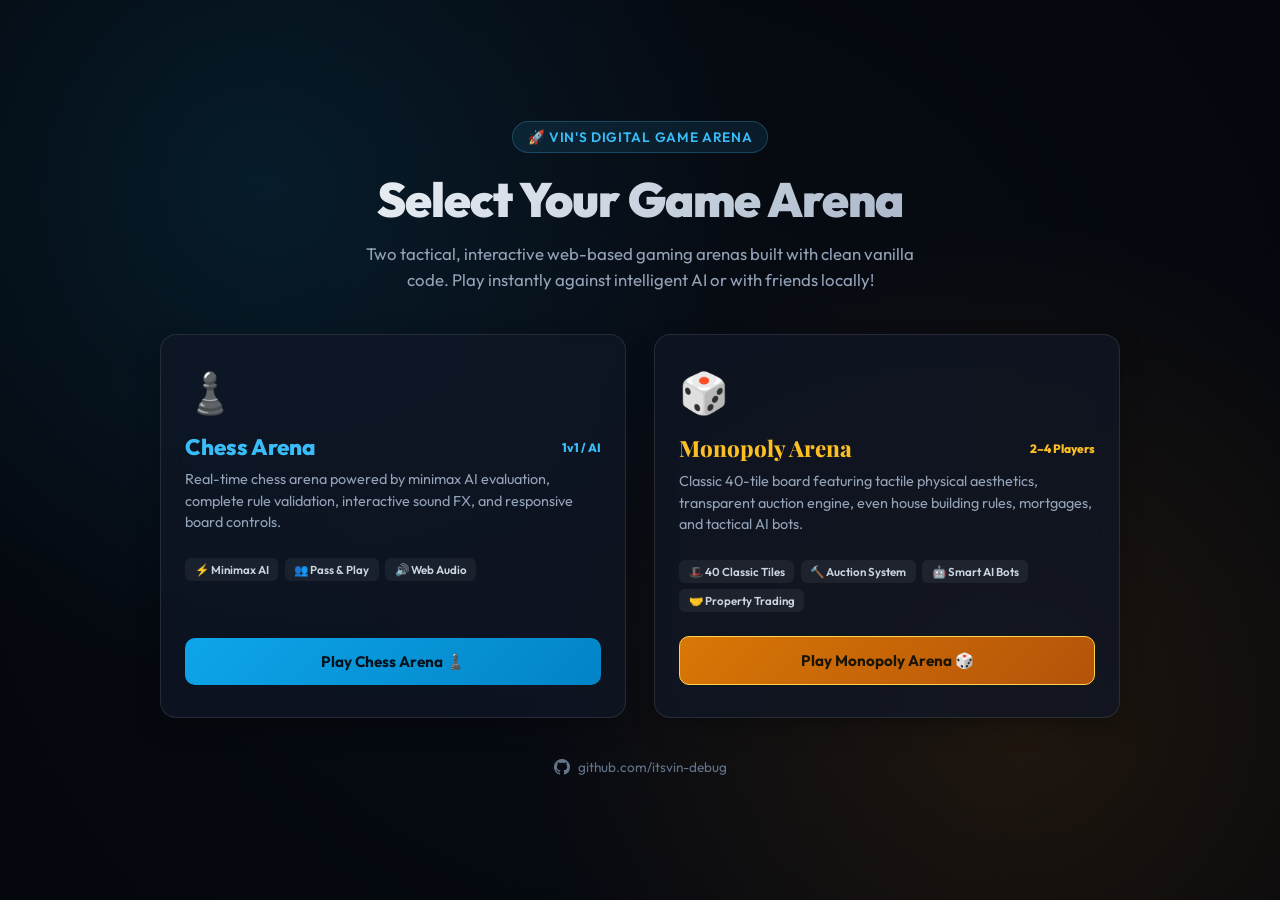
<file: index.html>
<!DOCTYPE html>
<html lang="id">
<head>
  <meta charset="UTF-8">
  <meta name="viewport" content="width=device-width, initial-scale=1.0">
  <title>Vin's Interactive Game Portal 🚀 | Chess & Monopoly</title>
  <link rel="preconnect" href="https://fonts.googleapis.com">
  <link rel="preconnect" href="https://fonts.gstatic.com" crossorigin>
  <link href="https://fonts.googleapis.com/css2?family=Outfit:wght@300;400;500;600;700;800;900&family=Playfair+Display:wght@700;900&display=swap" rel="stylesheet">
  <style>
    * {
      box-sizing: border-box;
      margin: 0;
      padding: 0;
    }
    body {
      background-color: #0b0f19;
      background-image: 
        radial-gradient(circle at 20% 20%, rgba(14, 165, 233, 0.12) 0%, transparent 40%),
        radial-gradient(circle at 80% 80%, rgba(217, 119, 6, 0.12) 0%, transparent 40%),
        radial-gradient(circle at 50% 50%, #080c14 0%, #04070d 100%);
      color: #f8fafc;
      font-family: 'Outfit', sans-serif;
      min-height: 100vh;
      display: flex;
      flex-direction: column;
      align-items: center;
      justify-content: center;
      padding: 2rem 1rem;
    }
    .portal-container {
      max-width: 960px;
      width: 100%;
      text-align: center;
    }
    .badge {
      display: inline-block;
      padding: 0.35rem 0.9rem;
      background: rgba(56, 189, 248, 0.1);
      border: 1px solid rgba(56, 189, 248, 0.25);
      border-radius: 9999px;
      color: #38bdf8;
      font-size: 0.85rem;
      font-weight: 600;
      margin-bottom: 1rem;
      letter-spacing: 0.05em;
    }
    h1 {
      font-size: clamp(2rem, 4vw, 3rem);
      font-weight: 900;
      letter-spacing: -0.02em;
      margin-bottom: 0.75rem;
      background: linear-gradient(135deg, #ffffff 0%, #cbd5e1 50%, #94a3b8 100%);
      -webkit-background-clip: text;
      -webkit-text-fill-color: transparent;
    }
    .subtitle {
      font-size: 1.05rem;
      color: #94a3b8;
      max-width: 580px;
      margin: 0 auto 2.5rem;
      line-height: 1.6;
    }
    .games-grid {
      display: grid;
      grid-template-columns: repeat(auto-fit, minmax(320px, 1fr));
      gap: 1.75rem;
      margin-bottom: 2.5rem;
    }
    .game-card {
      background: rgba(17, 24, 39, 0.7);
      border: 1px solid rgba(255, 255, 255, 0.1);
      border-radius: 16px;
      padding: 2rem 1.5rem;
      text-align: left;
      text-decoration: none;
      color: inherit;
      display: flex;
      flex-direction: column;
      justify-content: space-between;
      backdrop-filter: blur(12px);
      box-shadow: 0 10px 30px -10px rgba(0, 0, 0, 0.5);
      transition: all 0.25s cubic-bezier(0.4, 0, 0.2, 1);
      position: relative;
      overflow: hidden;
    }
    .game-card:hover {
      transform: translateY(-6px);
      box-shadow: 0 20px 40px -15px rgba(0, 0, 0, 0.7);
    }
    .card-chess:hover {
      border-color: #38bdf8;
      background: radial-gradient(circle at top right, rgba(56, 189, 248, 0.15) 0%, rgba(17, 24, 39, 0.8) 100%);
    }
    .card-monopoly:hover {
      border-color: #f59e0b;
      background: radial-gradient(circle at top right, rgba(245, 158, 11, 0.15) 0%, rgba(17, 24, 39, 0.8) 100%);
    }
    .card-icon {
      font-size: 2.5rem;
      margin-bottom: 1rem;
      display: inline-block;
    }
    .card-title {
      font-size: 1.4rem;
      font-weight: 800;
      margin-bottom: 0.5rem;
      display: flex;
      align-items: center;
      justify-content: space-between;
    }
    .card-chess .card-title {
      color: #38bdf8;
    }
    .card-monopoly .card-title {
      font-family: 'Playfair Display', serif;
      color: #fbbf24;
    }
    .card-desc {
      font-size: 0.9rem;
      color: #94a3b8;
      line-height: 1.5;
      margin-bottom: 1.5rem;
    }
    .card-meta {
      display: flex;
      flex-wrap: wrap;
      gap: 0.4rem;
      margin-bottom: 1.5rem;
    }
    .meta-tag {
      font-size: 0.72rem;
      font-weight: 600;
      padding: 0.25rem 0.6rem;
      border-radius: 6px;
      background: rgba(255, 255, 255, 0.06);
      color: #cbd5e1;
    }
    .btn-play {
      display: flex;
      align-items: center;
      justify-content: center;
      gap: 0.5rem;
      width: 100%;
      padding: 0.85rem;
      font-size: 0.95rem;
      font-weight: 700;
      border-radius: 10px;
      border: none;
      cursor: pointer;
      transition: all 0.2s ease;
      text-decoration: none;
    }
    .btn-chess {
      background: linear-gradient(135deg, #0ea5e9 0%, #0284c7 100%);
      color: #04121d;
    }
    .btn-chess:hover {
      background: linear-gradient(135deg, #38bdf8 0%, #0ea5e9 100%);
    }
    .btn-monopoly {
      background: linear-gradient(135deg, #d97706 0%, #b45309 100%);
      color: #1a1405;
      border: 1px solid #fcd34d;
    }
    .btn-monopoly:hover {
      background: linear-gradient(135deg, #f59e0b 0%, #d97706 100%);
    }
    .footer-link {
      display: inline-flex;
      align-items: center;
      gap: 0.5rem;
      color: #64748b;
      font-size: 0.85rem;
      text-decoration: none;
      transition: color 0.2s;
    }
    .footer-link:hover {
      color: #94a3b8;
    }
  </style>
</head>
<body>

  <div class="portal-container">
    <div class="badge">🚀 VIN'S DIGITAL GAME ARENA</div>
    <h1>Select Your Game Arena</h1>
    <p class="subtitle">
      Two tactical, interactive web-based gaming arenas built with clean vanilla code. Play instantly against intelligent AI or with friends locally!
    </p>

    <div class="games-grid">
      <!-- Game 1: Cyber Chess Arena -->
      <div class="game-card card-chess">
        <div>
          <span class="card-icon">♟️</span>
          <h2 class="card-title">
            Chess Arena
            <span style="font-size: 0.75rem; color: #38bdf8; font-family: 'Outfit';">1v1 / AI</span>
          </h2>
          <p class="card-desc">
            Real-time chess arena powered by minimax AI evaluation, complete rule validation, interactive sound FX, and responsive board controls.
          </p>
          <div class="card-meta">
            <span class="meta-tag">⚡ Minimax AI</span>
            <span class="meta-tag">👥 Pass & Play</span>
            <span class="meta-tag">🔊 Web Audio</span>
          </div>
        </div>
        <a href="./chess/" class="btn-play btn-chess">
          Play Chess Arena ♟️
        </a>
      </div>

      <!-- Game 2: Digital Monopoly Arena -->
      <div class="game-card card-monopoly">
        <div>
          <span class="card-icon">🎲</span>
          <h2 class="card-title">
            Monopoly Arena
            <span style="font-size: 0.75rem; color: #fbbf24; font-family: 'Outfit';">2–4 Players</span>
          </h2>
          <p class="card-desc">
            Classic 40-tile board featuring tactile physical aesthetics, transparent auction engine, even house building rules, mortgages, and tactical AI bots.
          </p>
          <div class="card-meta">
            <span class="meta-tag">🎩 40 Classic Tiles</span>
            <span class="meta-tag">🔨 Auction System</span>
            <span class="meta-tag">🤖 Smart AI Bots</span>
            <span class="meta-tag">🤝 Property Trading</span>
          </div>
        </div>
        <a href="./monopoly/" class="btn-play btn-monopoly">
          Play Monopoly Arena 🎲
        </a>
      </div>
    </div>

    <a href="https://github.com/itsvin-debug" target="_blank" class="footer-link">
      <svg height="16" width="16" viewBox="0 0 16 16" fill="currentColor">
        <path d="M8 0C3.58 0 0 3.58 0 8c0 3.54 2.29 6.53 5.47 7.59.4.07.55-.17.55-.38 0-.19-.01-.82-.01-1.49-2.01.37-2.53-.49-2.69-.94-.09-.23-.48-.94-.82-1.13-.28-.15-.68-.52-.01-.53.63-.01 1.08.58 1.23.82.72 1.21 1.87.87 2.33.66.07-.52.28-.87.51-1.07-1.78-.2-3.64-.89-3.64-3.95 0-.87.31-1.59.82-2.15-.08-.2-.36-1.02.08-2.12 0 0 .67-.21 2.2.82.64-.18 1.32-.27 2-.27.68 0 1.36.09 2 .27 1.53-1.04 2.2-.82 2.2-.82.44 1.1.16 1.92.08 2.12.51.56.82 1.27.82 2.15 0 3.07-1.87 3.75-3.65 3.95.29.25.54.73.54 1.48 0 1.07-.01 1.93-.01 2.2 0 .21.15.46.55.38A8.013 8.013 0 0016 8c0-4.42-3.58-8-8-8z"/>
      </svg>
      github.com/itsvin-debug
    </a>
  </div>

</body>
</html>
</file>
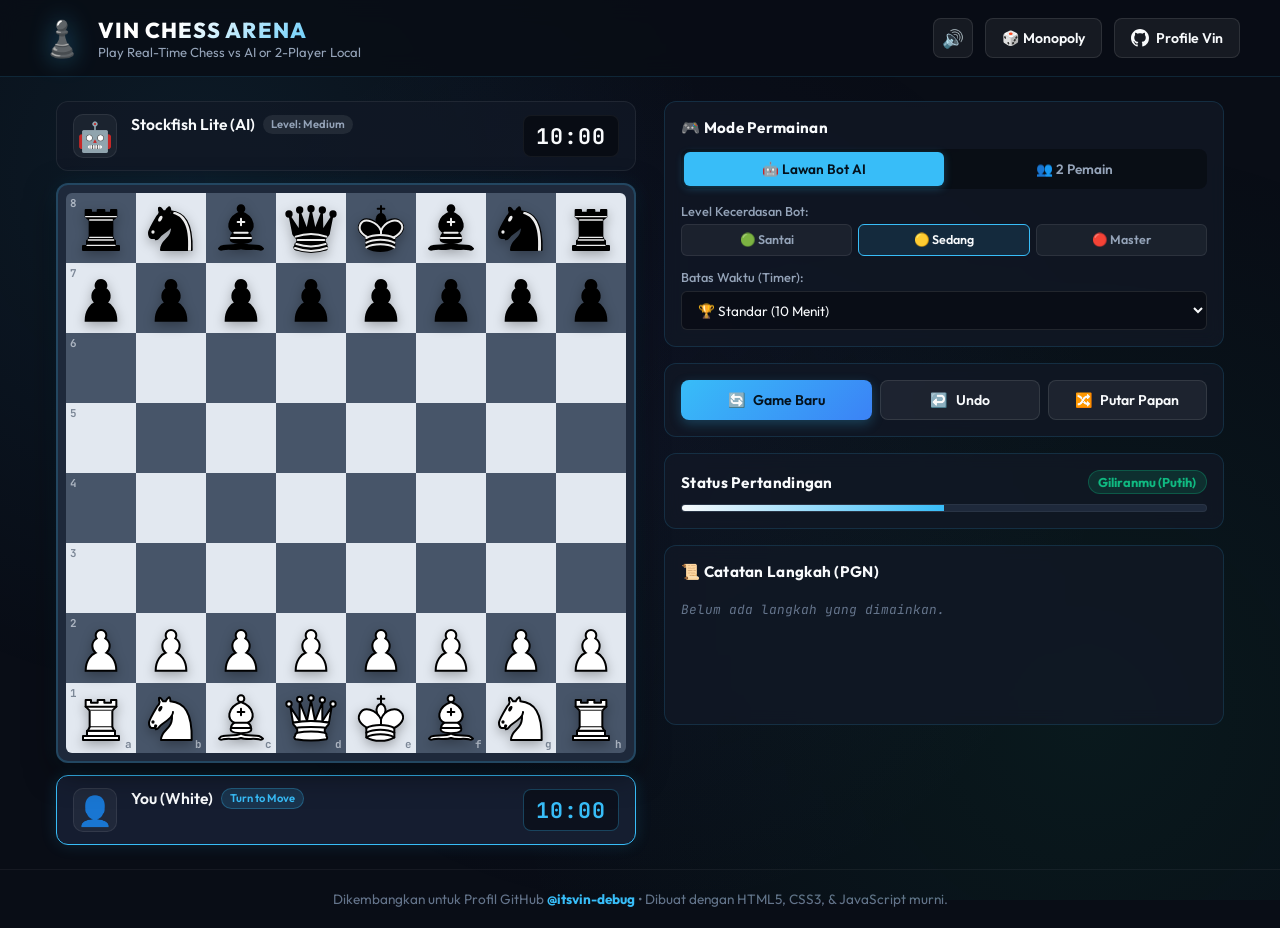
<file: chess/index.html>
<!DOCTYPE html>
<html lang="id">
<head>
  <meta charset="UTF-8">
  <meta name="viewport" content="width=device-width, initial-scale=1.0">
  <title>Vin's Cyber Chess Arena ♟️ | Play Live Chess</title>
  <!-- Google Fonts -->
  <link rel="preconnect" href="https://fonts.googleapis.com">
  <link rel="preconnect" href="https://fonts.gstatic.com" crossorigin>
  <link href="https://fonts.googleapis.com/css2?family=JetBrains+Mono:wght@400;600;700&family=Outfit:wght@300;400;500;600;700;800&display=swap" rel="stylesheet">
  <!-- chess.js library -->
  <script src="chess.js"></script>
  <script>if (typeof Chess === 'undefined') { document.write('<script src="https://cdnjs.cloudflare.com/ajax/libs/chess.js/0.10.3/chess.min.js"><\/script>'); }</script>
  <link rel="stylesheet" href="style.css">
</head>
<body>
  <div class="bg-glow"></div>
  
  <header class="app-header">
    <div class="header-content">
      <div class="brand">
        <span class="logo-icon">♟️</span>
        <div>
          <h1>VIN CHESS ARENA</h1>
          <p class="subtitle">Play Real-Time Chess vs AI or 2-Player Local</p>
        </div>
      </div>
      <div class="header-actions">
        <button id="soundToggleBtn" class="btn btn-icon" title="Toggle Sound">🔊</button>
        <a href="../monopoly/" class="btn btn-secondary" title="Main Digital Monopoly Arena">🎲 Monopoly</a>
        <a href="https://github.com/itsvin-debug" class="btn btn-secondary btn-profile" target="_blank">
          <svg height="18" width="18" viewBox="0 0 16 16" fill="currentColor">
            <path d="M8 0C3.58 0 0 3.58 0 8c0 3.54 2.29 6.53 5.47 7.59.4.07.55-.17.55-.38 0-.19-.01-.82-.01-1.49-2.01.37-2.53-.49-2.69-.94-.09-.23-.48-.94-.82-1.13-.28-.15-.68-.52-.01-.53.63-.01 1.08.58 1.23.82.72 1.21 1.87.87 2.33.66.07-.52.28-.87.51-1.07-1.78-.2-3.64-.89-3.64-3.95 0-.87.31-1.59.82-2.15-.08-.2-.36-1.02.08-2.12 0 0 .67-.21 2.2.82.64-.18 1.32-.27 2-.27.68 0 1.36.09 2 .27 1.53-1.04 2.2-.82 2.2-.82.44 1.1.16 1.92.08 2.12.51.56.82 1.27.82 2.15 0 3.07-1.87 3.75-3.65 3.95.29.25.54.73.54 1.48 0 1.07-.01 1.93-.01 2.2 0 .21.15.46.55.38A8.013 8.013 0 0016 8c0-4.42-3.58-8-8-8z"/>
          </svg>
          Profile Vin
        </a>
      </div>
    </div>
  </header>

  <main class="main-container">
    <!-- Board Section -->
    <div class="game-board-section">
      <!-- Black Player Card (Top) -->
      <div class="player-card" id="blackPlayerCard">
        <div class="player-info">
          <div class="player-avatar" id="blackAvatar">🤖</div>
          <div>
            <div class="player-name-wrapper">
              <span class="player-name" id="blackName">Stockfish Lite (AI)</span>
              <span class="badge" id="blackBadge">Level: Medium</span>
            </div>
            <div class="captured-tray" id="blackCaptured"></div>
          </div>
        </div>
        <div class="player-timer" id="blackTimer">10:00</div>
      </div>

      <!-- Chess Board Container -->
      <div class="board-wrapper">
        <div id="chessboard" class="chessboard"></div>
      </div>

      <!-- White Player Card (Bottom) -->
      <div class="player-card active-turn" id="whitePlayerCard">
        <div class="player-info">
          <div class="player-avatar" id="whiteAvatar">👤</div>
          <div>
            <div class="player-name-wrapper">
              <span class="player-name" id="whiteName">You (White)</span>
              <span class="badge badge-primary">Turn to Move</span>
            </div>
            <div class="captured-tray" id="whiteCaptured"></div>
          </div>
        </div>
        <div class="player-timer" id="whiteTimer">10:00</div>
      </div>
    </div>

    <!-- Sidebar Controls -->
    <aside class="sidebar-panel">
      <!-- Game Mode Selection -->
      <div class="card panel-card">
        <h2 class="panel-title">🎮 Mode Permainan</h2>
        <div class="segmented-control">
          <button id="modeAiBtn" class="seg-btn active" data-mode="ai">🤖 Lawan Bot AI</button>
          <button id="modePvpBtn" class="seg-btn" data-mode="pvp">👥 2 Pemain</button>
        </div>

        <div id="aiDifficultyGroup" class="difficulty-group">
          <label class="control-label">Level Kecerdasan Bot:</label>
          <div class="difficulty-options">
            <button class="diff-btn" data-diff="easy">🟢 Santai</button>
            <button class="diff-btn active" data-diff="medium">🟡 Sedang</button>
            <button class="diff-btn" data-diff="hard">🔴 Master</button>
          </div>
        </div>

        <div class="time-control-group">
          <label class="control-label">Batas Waktu (Timer):</label>
          <select id="timeSelect" class="styled-select">
            <option value="0">⏱️ Tanpa Timer (Santai)</option>
            <option value="180">⚡ Blitz (3 Menit)</option>
            <option value="300">🔥 Rapid (5 Menit)</option>
            <option value="600" selected>🏆 Standar (10 Menit)</option>
          </select>
        </div>
      </div>

      <!-- Controls Buttons -->
      <div class="card panel-card buttons-card">
        <div class="btn-grid">
          <button id="newGameBtn" class="btn btn-primary">
            <span>🔄</span> Game Baru
          </button>
          <button id="undoMoveBtn" class="btn btn-secondary">
            <span>↩️</span> Undo
          </button>
          <button id="flipBoardBtn" class="btn btn-secondary">
            <span>🔀</span> Putar Papan
          </button>
        </div>
      </div>

      <!-- Game Status & Evaluation -->
      <div class="card panel-card">
        <div class="status-header">
          <h2 class="panel-title">Status Pertandingan</h2>
          <span id="statusIndicator" class="status-indicator">Putih Melangkah</span>
        </div>
        
        <div class="eval-bar-wrapper" title="Keseimbangan Material">
          <div id="evalBar" class="eval-bar" style="width: 50%;"></div>
        </div>
      </div>

      <!-- Move History -->
      <div class="card panel-card history-card">
        <h2 class="panel-title">📜 Catatan Langkah (PGN)</h2>
        <div id="moveHistory" class="move-history-table">
          <div class="history-empty">Belum ada langkah yang dimainkan.</div>
        </div>
      </div>
    </aside>
  </main>

  <!-- Promotion Modal -->
  <div id="promotionModal" class="modal-overlay hidden">
    <div class="modal-card">
      <h3>Pilih Bidak Promosi 👑</h3>
      <p class="modal-subtitle">Pion kamu telah mencapai petak akhir!</p>
      <div class="promotion-choices" id="promotionChoices"></div>
    </div>
  </div>

  <!-- Game Over Modal -->
  <div id="gameOverModal" class="modal-overlay hidden">
    <div class="modal-card game-over-card">
      <div id="gameOverIcon" class="game-over-icon">🏆</div>
      <h2 id="gameOverTitle">Permainan Berakhir!</h2>
      <p id="gameOverDesc" class="modal-subtitle">Putih Menang secara Skakmat.</p>
      <div class="game-over-actions">
        <button id="modalNewGameBtn" class="btn btn-primary btn-lg">Main Lagi 🔄</button>
        <button id="modalCloseBtn" class="btn btn-secondary">Tinjau Papan</button>
      </div>
    </div>
  </div>

  <footer class="app-footer">
    <p>Dikembangkan untuk Profil GitHub <strong><a href="https://github.com/itsvin-debug" target="_blank">@itsvin-debug</a></strong> • Dibuat dengan HTML5, CSS3, & JavaScript murni.</p>
  </footer>

  <script src="app.js"></script>
</body>
</html>
</file>
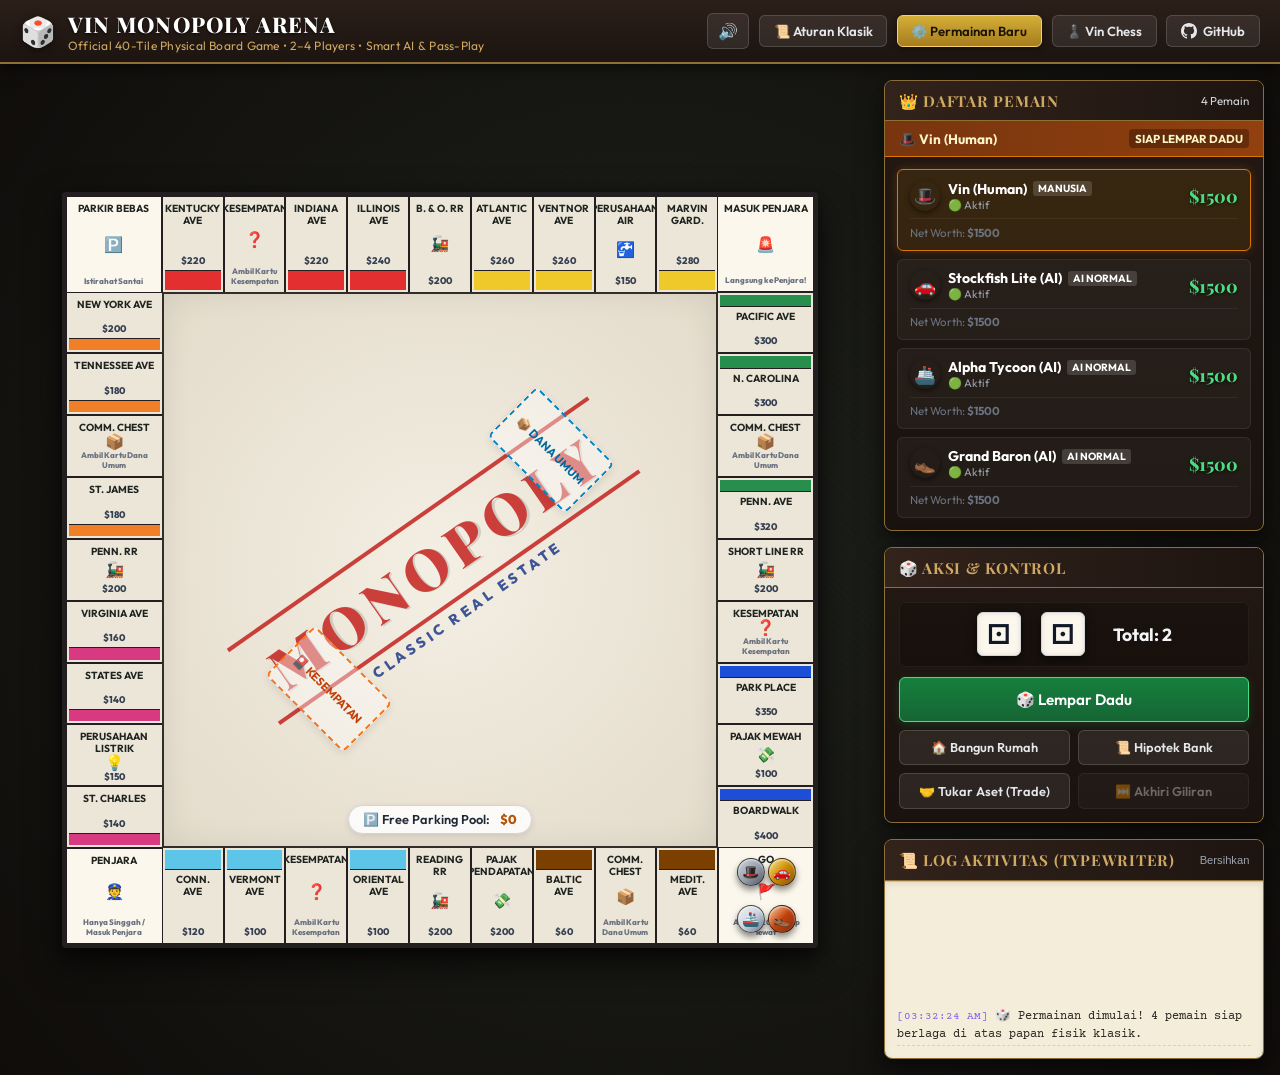
<file: monopoly/index.html>
<!DOCTYPE html>
<html lang="id">
<head>
  <meta charset="UTF-8">
  <meta name="viewport" content="width=device-width, initial-scale=1.0">
  <title>Vin's Digital Monopoly Arena 🎲 | Classic 40-Tile Board Game</title>

  <!-- Google Fonts: Vintage Serif & Clean Sans -->
  <link rel="preconnect" href="https://fonts.googleapis.com">
  <link rel="preconnect" href="https://fonts.gstatic.com" crossorigin>
  <link href="https://fonts.googleapis.com/css2?family=Courier+Prime:ital,wght@0,400;0,700;1,400&family=Outfit:wght@300;400;500;600;700;800;900&family=Playfair+Display:ital,wght@0,600;0,700;0,800;0,900;1,700&display=swap" rel="stylesheet">

  <link rel="stylesheet" href="style.css">
</head>
<body>

  <!-- Top Header Navigation -->
  <header class="app-header">
    <div class="brand">
      <span class="brand-icon">🎲</span>
      <div>
        <h1>VIN MONOPOLY ARENA</h1>
        <p class="tagline">Official 40-Tile Physical Board Game • 2–4 Players • Smart AI & Pass-Play</p>
      </div>
    </div>

    <div class="header-nav">
      <button id="btnSoundToggle" class="btn btn-dark btn-icon" title="Toggle Sound Efek Suara">🔊</button>
      <button id="btnRulesGuide" class="btn btn-dark" title="Panduan Aturan Resmi">📜 Aturan Klasik</button>
      <button id="btnNewGame" class="btn btn-brass" title="Atur Permainan Baru">⚙️ Permainan Baru</button>
      <a href="../chess/" class="btn btn-dark" title="Buka Vin Chess Arena">♟️ Vin Chess</a>
      <a href="https://github.com/itsvin-debug" target="_blank" class="btn btn-dark" title="Lihat Profil GitHub Vin">
        <svg height="16" width="16" viewBox="0 0 16 16" fill="currentColor">
          <path d="M8 0C3.58 0 0 3.58 0 8c0 3.54 2.29 6.53 5.47 7.59.4.07.55-.17.55-.38 0-.19-.01-.82-.01-1.49-2.01.37-2.53-.49-2.69-.94-.09-.23-.48-.94-.82-1.13-.28-.15-.68-.52-.01-.53.63-.01 1.08.58 1.23.82.72 1.21 1.87.87 2.33.66.07-.52.28-.87.51-1.07-1.78-.2-3.64-.89-3.64-3.95 0-.87.31-1.59.82-2.15-.08-.2-.36-1.02.08-2.12 0 0 .67-.21 2.2.82.64-.18 1.32-.27 2-.27.68 0 1.36.09 2 .27 1.53-1.04 2.2-.82 2.2-.82.44 1.1.16 1.92.08 2.12.51.56.82 1.27.82 2.15 0 3.07-1.87 3.75-3.65 3.95.29.25.54.73.54 1.48 0 1.07-.01 1.93-.01 2.2 0 .21.15.46.55.38A8.013 8.013 0 0016 8c0-4.42-3.58-8-8-8z"/>
        </svg>
        GitHub
      </a>
    </div>
  </header>

  <!-- Main Viewport -->
  <main class="game-viewport">
    
    <!-- Central 40-Tile Board -->
    <section class="board-container">
      <div id="monopolyBoard" class="monopoly-board">
        <!-- Board Center Canvas -->
        <div class="board-center">
          <div class="board-watermark">
            <h2>MONOPOLY</h2>
            <p>CLASSIC REAL ESTATE</p>
          </div>

          <div class="center-card-slots">
            <div class="deck-slot deck-community">
              <span>📦 DANA UMUM</span>
            </div>
            <div class="deck-slot deck-chance">
              <span>🎴 KESEMPATAN</span>
            </div>
          </div>

          <div id="centerWidget" class="center-status-widget">
            <span>🅿️ Free Parking Pool:</span>
            <span id="jackpotAmountText" class="jackpot-badge">$0</span>
          </div>
        </div>

        <!-- 40 Tile DOM elements injected dynamically by app.js -->
      </div>
    </section>

    <!-- Interactive Sidebar -->
    <aside class="sidebar-panel">
      
      <!-- Player Status Roster Card -->
      <div class="dashboard-card">
        <div class="dashboard-header">
          <span class="dashboard-title">👑 DAFTAR PEMAIN</span>
          <span id="gameModeBadge" style="font-size: 0.72rem; color: #d1d5db;">4 Pemain</span>
        </div>

        <div id="turnBanner" class="turn-banner">
          <span id="turnPlayerName">Menunggu Giliran...</span>
          <span id="turnPhaseIndicator" style="font-size: 0.72rem; background: rgba(0,0,0,0.3); padding: 2px 6px; border-radius: 4px;">SIAP LEMPAR DADU</span>
        </div>

        <div id="playersList" class="players-grid">
          <!-- Dynamic Player status cards injected here -->
        </div>
      </div>

      <!-- Action & Dice Control Card -->
      <div class="dashboard-card">
        <div class="dashboard-header">
          <span class="dashboard-title">🎲 AKSI & KONTROL</span>
          <span id="doublesStreakBadge" style="font-size: 0.75rem; color: #fbbf24;"></span>
        </div>

        <div class="action-controls">
          <!-- 3D Dice Rolling Container -->
          <div class="dice-zone">
            <div id="diceCube1" class="dice-cube">⚀</div>
            <div id="diceCube2" class="dice-cube">⚀</div>
            <div id="diceTotalDisplay" style="font-weight: 700; font-size: 1.1rem; color: #f3f4f6; margin-left: 0.5rem;">
              Total: 2
            </div>
          </div>

          <!-- Buttons Grid -->
          <div class="action-buttons-grid">
            <button id="btnRollDice" class="btn btn-action-primary">🎲 Lempar Dadu</button>
            <button id="btnManageBuildings" class="btn btn-action-secondary">🏠 Bangun Rumah</button>
            <button id="btnManageMortgage" class="btn btn-action-secondary">📜 Hipotek Bank</button>
            <button id="btnTrade" class="btn btn-action-secondary">🤝 Tukar Aset (Trade)</button>
            <button id="btnEndTurn" class="btn btn-action-secondary" disabled>⏭️ Akhiri Giliran</button>
          </div>

          <!-- In-Jail Specific Escape Buttons (Visible only when current player is in Jail) -->
          <div id="jailActionsRow" style="display: none; gap: 0.5rem; margin-top: 0.2rem;">
            <button id="btnPayJailFine" class="btn btn-brass" style="flex: 1; font-size: 0.75rem;">💵 Bayar Denda $50</button>
            <button id="btnUseJailCard" class="btn btn-dark" style="flex: 1; font-size: 0.75rem;">🎟️ Pakai Kartu Bebas</button>
          </div>
        </div>
      </div>

      <!-- Activity Log Card (Aged Typewriter Paper) -->
      <div class="dashboard-card activity-log-card">
        <div class="dashboard-header">
          <span class="dashboard-title">📜 LOG AKTIVITAS (TYPEWRITER)</span>
          <button id="btnClearLog" style="background: none; border: none; color: #9ca3af; font-size: 0.7rem; cursor: pointer;">Bersihkan</button>
        </div>
        <div id="activityLog" class="log-content">
          <!-- Logs prepended here -->
        </div>
      </div>

    </aside>

  </main>

  <!-- ==================== MODAL OVERLAYS ==================== -->

  <!-- 1. BUY PROPERTY / TITLE DEED MODAL -->
  <div id="buyModal" class="modal-overlay">
    <div class="modal-dialog">
      <div class="modal-header">
        <h3>PEMBELIAN PROPERTI</h3>
        <button id="btnCloseBuy" class="btn btn-dark btn-icon">✕</button>
      </div>
      <div class="modal-body">
        <div id="deedCardContainer" class="deed-card">
          <!-- Rendered title deed card -->
        </div>
        <p id="buyNoticeText" style="text-align: center; font-size: 0.88rem; color: #4b5563;">
          Apakah Anda ingin membeli properti ini sesuai harga tercantum di atas?
        </p>
      </div>
      <div class="modal-footer">
        <button id="btnDeclineBuy" class="btn btn-dark">Tolak (Buka Lelang)</button>
        <button id="btnConfirmBuy" class="btn btn-brass">Beli Properti Ini</button>
      </div>
    </div>
  </div>

  <!-- 2. AUCTION ROOM MODAL -->
  <div id="auctionModal" class="modal-overlay">
    <div class="modal-dialog">
      <div class="modal-header">
        <h3>LELANG TERBUKA RESMI</h3>
        <button id="btnCloseAuction" class="btn btn-dark btn-icon">✕</button>
      </div>
      <div class="modal-body auction-display">
        <div class="auction-gavel-icon">🔨</div>
        <h4 id="auctionTileTitle" style="font-size: 1.2rem; font-weight: 800; color: #111827;">Nama Properti</h4>
        <div class="auction-bid-board">
          <div style="font-size: 0.8rem; color: #6b7280; text-transform: uppercase;">Penawaran Tertinggi Saat Ini</div>
          <div id="auctionHighestBidText" class="auction-current-price">$0</div>
          <div id="auctionHighestBidderText" class="auction-highest-bidder">Oleh: Belum Ada Penawaran</div>
        </div>

        <div style="width: 100%;">
          <label style="font-size: 0.8rem; font-weight: 700; color: #374151;">Ajukan Penawaran Baru:</label>
          <div class="auction-controls-grid" style="margin-top: 0.4rem;">
            <button class="btn btn-dark btn-bid" data-add="1">+$1</button>
            <button class="btn btn-dark btn-bid" data-add="10">+$10</button>
            <button class="btn btn-dark btn-bid" data-add="50">+$50</button>
            <button class="btn btn-dark btn-bid" data-add="100">+$100</button>
          </div>
        </div>
      </div>
      <div class="modal-footer">
        <button id="btnAuctionFold" class="btn btn-dark">Mundur (Fold)</button>
      </div>
    </div>
  </div>

  <!-- 3. CHANCE / COMMUNITY CHEST CARD DRAW MODAL -->
  <div id="cardModal" class="modal-overlay">
    <div class="modal-dialog">
      <div class="modal-header">
        <h3 id="cardModalTypeTitle">KARTU KESEMPATAN</h3>
        <button id="btnCloseCard" class="btn btn-dark btn-icon">✕</button>
      </div>
      <div class="modal-body card-draw-view">
        <div id="cardContainer" class="drawn-card chance-type">
          <div id="cardTitleText" class="card-title">Judul Kartu</div>
          <div id="cardDescText" class="card-desc">Deskripsi lengkap dari kartu yang ditarik.</div>
        </div>
      </div>
      <div class="modal-footer">
        <button id="btnCardAcknowledge" class="btn btn-brass">Lanjutkan Permainan</button>
      </div>
    </div>
  </div>

  <!-- 4. PROPERTY MANAGEMENT & HOUSING MODAL -->
  <div id="managementModal" class="modal-overlay">
    <div class="modal-dialog" style="max-width: 620px;">
      <div class="modal-header">
        <h3 id="mgmtModalTitle">KELOLA PROPERTI & RUMAH</h3>
        <button id="btnCloseMgmt" class="btn btn-dark btn-icon">✕</button>
      </div>
      <div class="modal-body">
        <p style="font-size: 0.82rem; color: #4b5563;">
          Aturan Pembangunan Merata: Wajib memiliki semua komplek warna dan membangun secara merata (maksimal 4 rumah sebelum hotel).
        </p>
        <div id="mgmtPropsList" class="props-manage-list">
          <!-- Property rows with build / sell / mortgage buttons -->
        </div>
      </div>
      <div class="modal-footer">
        <button id="btnCloseMgmtFooter" class="btn btn-dark">Selesai</button>
      </div>
    </div>
  </div>

  <!-- 5. BILATERAL TRADE MODAL -->
  <div id="tradeModal" class="modal-overlay">
    <div class="modal-dialog" style="max-width: 680px;">
      <div class="modal-header">
        <h3>TAWARAN PERDAGANGAN & PERTUKARAN ASET</h3>
        <button id="btnCloseTrade" class="btn btn-dark btn-icon">✕</button>
      </div>
      <div class="modal-body">
        <div style="display: flex; gap: 0.5rem; align-items: center; margin-bottom: 0.5rem;">
          <label style="font-weight: 700; font-size: 0.85rem;">Pilih Mitra Dagang:</label>
          <select id="tradePartnerSelect" style="padding: 0.35rem 0.6rem; border-radius: 4px; border: 1px solid #ccc;">
            <!-- Other active players -->
          </select>
        </div>

        <div class="trade-split-grid">
          <!-- Initiator offer -->
          <div class="trade-player-box">
            <h4 id="tradeMyName" style="font-size: 0.9rem; font-weight: 800; color: #1e3a8a;">Aset Anda (Ditawarkan)</h4>
            <div>
              <label style="font-size: 0.75rem; color: #4b5563;">Uang Tunai Ditawarkan ($):</label>
              <input type="number" id="tradeOfferCash" value="0" min="0" style="width: 100%; padding: 0.3rem; border: 1px solid #ccc; border-radius: 4px;" />
            </div>
            <div style="font-size: 0.75rem; font-weight: 700;">Properti Anda:</div>
            <div id="tradeMyPropsList" class="trade-item-list"></div>
            <label style="font-size: 0.75rem; display: flex; align-items: center; gap: 0.4rem;">
              <input type="checkbox" id="tradeOfferCard" /> Tawarkan Kartu Bebas Penjara
            </label>
          </div>

          <!-- Partner requested -->
          <div class="trade-player-box">
            <h4 id="tradePartnerName" style="font-size: 0.9rem; font-weight: 800; color: #047857;">Aset Diminta dari Mitra</h4>
            <div>
              <label style="font-size: 0.75rem; color: #4b5563;">Uang Tunai Diminta ($):</label>
              <input type="number" id="tradeRequestCash" value="0" min="0" style="width: 100%; padding: 0.3rem; border: 1px solid #ccc; border-radius: 4px;" />
            </div>
            <div style="font-size: 0.75rem; font-weight: 700;">Properti Mitra:</div>
            <div id="tradePartnerPropsList" class="trade-item-list"></div>
            <label style="font-size: 0.75rem; display: flex; align-items: center; gap: 0.4rem;">
              <input type="checkbox" id="tradeRequestCard" /> Minta Kartu Bebas Penjara
            </label>
          </div>
        </div>
      </div>
      <div class="modal-footer">
        <button id="btnCancelTrade" class="btn btn-dark">Batalkan</button>
        <button id="btnSubmitTrade" class="btn btn-brass">Kirim Tawaran Dagang</button>
      </div>
    </div>
  </div>

  <!-- 6. NEW GAME SETUP MODAL -->
  <div id="setupModal" class="modal-overlay">
    <div class="modal-dialog" style="max-width: 580px;">
      <div class="modal-header">
        <h3>PENGATURAN PERMAINAN BARU (2–4 PEMAIN)</h3>
        <button id="btnCloseSetup" class="btn btn-dark btn-icon">✕</button>
      </div>
      <div class="modal-body">
        <div>
          <label style="font-weight: 700; font-size: 0.85rem; display: block; margin-bottom: 0.4rem;">Jumlah Pemain:</label>
          <div style="display: flex; gap: 0.75rem;">
            <button class="btn btn-brass btn-player-count active" data-count="2">2 Pemain</button>
            <button class="btn btn-dark btn-player-count" data-count="3">3 Pemain</button>
            <button class="btn btn-dark btn-player-count" data-count="4">4 Pemain</button>
          </div>
        </div>

        <div id="playerConfigContainers" style="display: flex; flex-direction: column; gap: 0.75rem;">
          <!-- Injected player slot configs -->
        </div>

        <div style="background: #fdf8eb; padding: 0.75rem; border-radius: 6px; border: 1px solid #e7d8b5;">
          <label style="font-size: 0.82rem; font-weight: 700; display: flex; align-items: center; gap: 0.5rem; cursor: pointer;">
            <input type="checkbox" id="chkJackpotRule" />
            Aktifkan Aturan Free Parking Jackpot (Kumpulkan Pajak & Denda)
          </label>
          <div style="font-size: 0.72rem; color: #6b7280; margin-top: 3px; margin-left: 1.5rem;">
            Saldo awal tiap pemain: $1.500 (pecahan resmi 2x$500, 2x$100, 2x$50, 6x$20, 5x$10, 5x$5, 5x$1).
          </div>
        </div>
      </div>
      <div class="modal-footer">
        <button id="btnStartConfiguredGame" class="btn btn-brass" style="width: 100%; justify-content: center; padding: 0.75rem; font-size: 1rem;">
          Mulai Permainan Monopoly 🎲
        </button>
      </div>
    </div>
  </div>

  <!-- 7. CLASSIC RULES GUIDE MODAL -->
  <div id="rulesModal" class="modal-overlay">
    <div class="modal-dialog" style="max-width: 600px;">
      <div class="modal-header">
        <h3>BUKU ATURAN RESMI MONOPOLY KLASIK</h3>
        <button id="btnCloseRules" class="btn btn-dark btn-icon">✕</button>
      </div>
      <div class="modal-body" style="font-size: 0.85rem; line-height: 1.5; color: #374151;">
        <h4 style="color: #111827; margin-bottom: 0.3rem;">1. Uang Awal & Giliran</h4>
        <p>Setiap pemain memperoleh $1.500 di awal permainan. Menggunakan 2 dadu sisi 1-6. Jika melempar angka kembar (doubles), pemain mendapat giliran lempar ekstra. Jika melempar kembar 3 kali berturut-turut, langsung dijebloskan ke Penjara.</p>

        <h4 style="color: #111827; margin-top: 0.8rem; margin-bottom: 0.3rem;">2. Pembelian & Lelang</h4>
        <p>Mendarat di tanah kosong memungkinkan Anda membelinya dengan harga tercantum. Jika Anda menolak membeli, sistem secara otomatis membuka LELANG resmi kepada seluruh pemain mulai dari $1.</p>

        <h4 style="color: #111827; margin-top: 0.8rem; margin-bottom: 0.3rem;">3. Rumah & Hotel</h4>
        <p>Wajib memiliki seluruh komplek warna (Monopoly). Pembangunan harus merata (semua petak harus memiliki 1 rumah sebelum bisa dinaikkan ke 2 rumah, dst). Maksimal 4 rumah sebelum dikonversi menjadi 1 Hotel.</p>

        <h4 style="color: #111827; margin-top: 0.8rem; margin-bottom: 0.3rem;">4. Sewa Properti & Komplek Lengkap</h4>
        <p>Tanah kosong pada komplek yang telah lengkap tanpa rumah menghasilkan 2x lipat sewa dasar! Tanah berumah/berhotel menghasilkan sewa berjenjang sesuai tabel hak milik.</p>

        <h4 style="color: #111827; margin-top: 0.8rem; margin-bottom: 0.3rem;">5. Penjara & Bebas Penjara</h4>
        <p>Keluar dari penjara dapat dilakukan dengan membayar denda $50, menggunakan Kartu Bebas Penjara, atau berhasil melempar angka kembar dalam 3 putaran.</p>

        <h4 style="color: #111827; margin-top: 0.8rem; margin-bottom: 0.3rem;">6. Hipotek & Kebangkrutan</h4>
        <p>Anda dapat menggadaikan properti kosong ke Bank untuk memperoleh 50% harga beli. Properti ber-hipotek tidak menghasilkan sewa. Pemain dinyatakan bangkrut jika nilai seluruh aset tidak mencukupi untuk melunasi utang.</p>
      </div>
      <div class="modal-footer">
        <button id="btnCloseRulesFooter" class="btn btn-brass">Saya Paham</button>
      </div>
    </div>
  </div>

  <!-- 8. GAME OVER / VICTORY MODAL -->
  <div id="victoryModal" class="modal-overlay">
    <div class="modal-dialog" style="text-align: center;">
      <div class="modal-header">
        <h3 style="width: 100%;">👑 SANG MONOPOLIS SEJATI!</h3>
      </div>
      <div class="modal-body" style="padding: 2rem 1rem;">
        <div style="font-size: 4rem; margin-bottom: 0.5rem;">🏆</div>
        <h2 id="winnerNameText" style="font-family: var(--font-serif); font-size: 1.8rem; color: #15803d;">Pemain Menang!</h2>
        <p style="color: #4b5563; font-size: 0.95rem; margin-top: 0.5rem;">
          Seluruh lawan telah bangkrut. Anda berhasil menguasai seluruh aset properti dan menjadi penguasa tunggal papan Monopoly!
        </p>
        <div id="winnerStatsText" style="margin-top: 1rem; font-size: 0.85rem; font-weight: 700; color: #1f2937;"></div>
      </div>
      <div class="modal-footer" style="justify-content: center;">
        <button id="btnVictoryPlayAgain" class="btn btn-brass" style="padding: 0.7rem 1.5rem;">Mainkan Lagi 🎲</button>
      </div>
    </div>
  </div>

  <!-- Scripts -->
  <script src="board-data.js"></script>
  <script src="audio.js"></script>
  <script src="ai.js"></script>
  <script src="engine.js"></script>
  <script src="app.js"></script>
</body>
</html>
</file>
<file: chess/style.css>
:root {
  --bg-dark: #090d16;
  --bg-card: rgba(18, 24, 38, 0.75);
  --bg-card-border: rgba(56, 189, 248, 0.15);
  --accent-cyan: #38bdf8;
  --accent-blue: #3b82f6;
  --accent-emerald: #10b981;
  --accent-rose: #f43f5e;
  --accent-amber: #f59e0b;
  --text-primary: #f8fafc;
  --text-secondary: #94a3b8;
  --text-muted: #64748b;
  
  /* Chess Board Colors */
  --tile-light: #e2e8f0;
  --tile-dark: #475569;
  --highlight-select: rgba(16, 185, 129, 0.5);
  --highlight-move: rgba(56, 189, 248, 0.35);
  --highlight-check: radial-gradient(circle, rgba(239, 68, 68, 0.8) 0%, rgba(239, 68, 68, 0) 70%);
  --dot-legal: rgba(16, 185, 129, 0.7);
  --ring-capture: rgba(244, 63, 94, 0.8);
}

* {
  margin: 0;
  padding: 0;
  box-sizing: border-box;
}

body {
  font-family: 'Outfit', -apple-system, BlinkMacSystemFont, 'Segoe UI', Roboto, sans-serif;
  background-color: var(--bg-dark);
  color: var(--text-primary);
  min-height: 100vh;
  display: flex;
  flex-direction: column;
  position: relative;
  overflow-x: hidden;
}

/* Background Atmospheric Glow */
.bg-glow {
  position: fixed;
  top: 0;
  left: 0;
  width: 100vw;
  height: 100vh;
  background: 
    radial-gradient(circle at 15% 20%, rgba(56, 189, 248, 0.08) 0%, transparent 40%),
    radial-gradient(circle at 85% 80%, rgba(16, 185, 129, 0.07) 0%, transparent 45%),
    radial-gradient(circle at 50% 50%, rgba(99, 102, 241, 0.05) 0%, transparent 60%);
  pointer-events: none;
  z-index: 0;
}

/* Header */
.app-header {
  position: relative;
  z-index: 10;
  padding: 1rem 1.5rem;
  border-bottom: 1px solid var(--bg-card-border);
  background: rgba(9, 13, 22, 0.85);
  backdrop-filter: blur(12px);
}

.header-content {
  max-width: 1200px;
  margin: 0 auto;
  display: flex;
  justify-content: space-between;
  align-items: center;
}

.brand {
  display: flex;
  align-items: center;
  gap: 0.85rem;
}

.logo-icon {
  font-size: 2.2rem;
  filter: drop-shadow(0 0 12px rgba(56, 189, 248, 0.4));
}

.brand h1 {
  font-size: 1.35rem;
  font-weight: 800;
  letter-spacing: 0.05em;
  background: linear-gradient(135deg, #ffffff 30%, var(--accent-cyan) 100%);
  -webkit-background-clip: text;
  -webkit-text-fill-color: transparent;
}

.brand .subtitle {
  font-size: 0.82rem;
  color: var(--text-secondary);
  font-weight: 400;
}

.header-actions {
  display: flex;
  align-items: center;
  gap: 0.75rem;
}

/* Main Layout */
.main-container {
  position: relative;
  z-index: 1;
  max-width: 1200px;
  width: 100%;
  margin: 1.5rem auto;
  padding: 0 1rem;
  display: grid;
  grid-template-columns: minmax(320px, 580px) minmax(300px, 1fr);
  gap: 1.75rem;
  align-items: start;
  flex: 1;
}

/* Player Cards */
.player-card {
  display: flex;
  justify-content: space-between;
  align-items: center;
  background: var(--bg-card);
  border: 1px solid rgba(255, 255, 255, 0.07);
  border-radius: 12px;
  padding: 0.75rem 1rem;
  transition: all 0.25s ease;
}

.player-card.active-turn {
  border-color: var(--accent-cyan);
  box-shadow: 0 0 16px rgba(56, 189, 248, 0.15);
  background: rgba(24, 34, 53, 0.85);
}

.player-info {
  display: flex;
  align-items: center;
  gap: 0.85rem;
}

.player-avatar {
  font-size: 1.8rem;
  width: 44px;
  height: 44px;
  display: flex;
  align-items: center;
  justify-content: center;
  background: rgba(255, 255, 255, 0.05);
  border-radius: 10px;
  border: 1px solid rgba(255, 255, 255, 0.08);
}

.player-name-wrapper {
  display: flex;
  align-items: center;
  gap: 0.5rem;
  margin-bottom: 0.2rem;
}

.player-name {
  font-weight: 600;
  font-size: 0.98rem;
}

.badge {
  font-size: 0.7rem;
  font-weight: 600;
  padding: 0.15rem 0.5rem;
  border-radius: 20px;
  background: rgba(255, 255, 255, 0.08);
  color: var(--text-secondary);
}

.badge-primary {
  background: rgba(56, 189, 248, 0.15);
  color: var(--accent-cyan);
  border: 1px solid rgba(56, 189, 248, 0.3);
}

.captured-tray {
  display: flex;
  align-items: center;
  gap: 0.15rem;
  min-height: 20px;
}

.captured-tray img {
  width: 18px;
  height: 18px;
  opacity: 0.85;
}

.material-diff {
  font-family: 'JetBrains Mono', monospace;
  font-size: 0.75rem;
  font-weight: 700;
  color: var(--accent-emerald);
  margin-left: 0.35rem;
}

.player-timer {
  font-family: 'JetBrains Mono', monospace;
  font-size: 1.35rem;
  font-weight: 700;
  padding: 0.35rem 0.75rem;
  border-radius: 8px;
  background: rgba(0, 0, 0, 0.4);
  border: 1px solid rgba(255, 255, 255, 0.05);
  color: var(--text-primary);
  letter-spacing: 0.05em;
}

.player-card.active-turn .player-timer {
  color: var(--accent-cyan);
  border-color: rgba(56, 189, 248, 0.3);
}

/* Chess Board */
.game-board-section {
  display: flex;
  flex-direction: column;
  gap: 0.75rem;
}

.board-wrapper {
  position: relative;
  width: 100%;
  aspect-ratio: 1 / 1;
  padding: 8px;
  background: #1e293b;
  border: 2px solid rgba(56, 189, 248, 0.2);
  border-radius: 12px;
  box-shadow: 0 10px 30px rgba(0, 0, 0, 0.5), 0 0 20px rgba(56, 189, 248, 0.1);
  overflow: hidden;
}

.chessboard {
  width: 100%;
  height: 100%;
  display: grid;
  grid-template-columns: repeat(8, 1fr);
  grid-template-rows: repeat(8, 1fr);
  border-radius: 6px;
  overflow: hidden;
  user-select: none;
}

.square {
  position: relative;
  display: flex;
  align-items: center;
  justify-content: center;
  cursor: pointer;
  transition: background-color 0.15s ease;
}

.square.light {
  background-color: var(--tile-light);
}

.square.dark {
  background-color: var(--tile-dark);
}

.square.selected {
  background-color: var(--highlight-select) !important;
}

.square.last-move {
  background-color: var(--highlight-move) !important;
}

.square.in-check {
  background: var(--highlight-check) !important;
}

/* Pieces */
.piece {
  width: 86%;
  height: 86%;
  background-size: contain;
  background-repeat: no-repeat;
  background-position: center;
  z-index: 2;
  transition: transform 0.15s cubic-bezier(0.4, 0, 0.2, 1);
  filter: drop-shadow(0 4px 6px rgba(0, 0, 0, 0.3));
}

.square:hover .piece {
  transform: scale(1.06);
}

/* Board Move Hints */
.legal-dot {
  position: absolute;
  width: 24%;
  height: 24%;
  background: var(--dot-legal);
  border-radius: 50%;
  pointer-events: none;
  z-index: 3;
}

.legal-capture {
  position: absolute;
  width: 90%;
  height: 90%;
  border: 4px solid var(--ring-capture);
  border-radius: 50%;
  pointer-events: none;
  z-index: 3;
  animation: pulseCapture 1.5s infinite;
}

@keyframes pulseCapture {
  0% { transform: scale(0.95); opacity: 0.8; }
  50% { transform: scale(1.02); opacity: 1; }
  100% { transform: scale(0.95); opacity: 0.8; }
}

/* Notation Coordinates on Board */
.coord {
  position: absolute;
  font-family: 'JetBrains Mono', monospace;
  font-size: 0.68rem;
  font-weight: 700;
  pointer-events: none;
  z-index: 1;
  opacity: 0.65;
}

.coord-rank {
  top: 3px;
  left: 4px;
}

.coord-file {
  bottom: 2px;
  right: 4px;
}

.square.light .coord { color: var(--tile-dark); }
.square.dark .coord { color: var(--tile-light); }

/* Sidebar Panels */
.sidebar-panel {
  display: flex;
  flex-direction: column;
  gap: 1rem;
}

.card {
  background: var(--bg-card);
  border: 1px solid var(--bg-card-border);
  border-radius: 12px;
  padding: 1rem;
  backdrop-filter: blur(8px);
}

.panel-title {
  font-size: 0.95rem;
  font-weight: 700;
  letter-spacing: 0.02em;
  margin-bottom: 0.75rem;
  display: flex;
  align-items: center;
  gap: 0.4rem;
  color: var(--text-primary);
}

/* Segmented Control */
.segmented-control {
  display: grid;
  grid-template-columns: 1fr 1fr;
  background: rgba(0, 0, 0, 0.35);
  padding: 3px;
  border-radius: 8px;
  margin-bottom: 0.85rem;
}

.seg-btn {
  background: transparent;
  border: none;
  color: var(--text-secondary);
  padding: 0.5rem;
  font-size: 0.85rem;
  font-weight: 600;
  border-radius: 6px;
  cursor: pointer;
  transition: all 0.2s;
  font-family: inherit;
}

.seg-btn.active {
  background: var(--accent-cyan);
  color: #04121d;
  box-shadow: 0 2px 8px rgba(56, 189, 248, 0.3);
}

.control-label {
  display: block;
  font-size: 0.8rem;
  color: var(--text-secondary);
  margin-bottom: 0.35rem;
  font-weight: 500;
}

.difficulty-options {
  display: grid;
  grid-template-columns: repeat(3, 1fr);
  gap: 0.4rem;
  margin-bottom: 0.85rem;
}

.diff-btn {
  background: rgba(255, 255, 255, 0.05);
  border: 1px solid rgba(255, 255, 255, 0.08);
  color: var(--text-secondary);
  padding: 0.45rem;
  border-radius: 6px;
  font-size: 0.78rem;
  font-weight: 600;
  cursor: pointer;
  transition: all 0.2s;
  font-family: inherit;
}

.diff-btn.active {
  border-color: var(--accent-cyan);
  color: var(--text-primary);
  background: rgba(56, 189, 248, 0.12);
}

.styled-select {
  width: 100%;
  background: rgba(0, 0, 0, 0.35);
  border: 1px solid rgba(255, 255, 255, 0.1);
  color: var(--text-primary);
  padding: 0.55rem 0.75rem;
  border-radius: 6px;
  font-size: 0.85rem;
  font-family: inherit;
  cursor: pointer;
  outline: none;
}

.styled-select:focus {
  border-color: var(--accent-cyan);
}

/* Buttons */
.btn {
  display: inline-flex;
  align-items: center;
  justify-content: center;
  gap: 0.45rem;
  padding: 0.6rem 1rem;
  border-radius: 8px;
  font-size: 0.88rem;
  font-weight: 600;
  cursor: pointer;
  transition: all 0.2s ease;
  border: none;
  font-family: inherit;
  text-decoration: none;
}

.btn-primary {
  background: linear-gradient(135deg, var(--accent-cyan) 0%, var(--accent-blue) 100%);
  color: #04121d;
  box-shadow: 0 4px 12px rgba(56, 189, 248, 0.25);
}

.btn-primary:hover {
  filter: brightness(1.1);
  transform: translateY(-1px);
}

.btn-secondary {
  background: rgba(255, 255, 255, 0.06);
  color: var(--text-primary);
  border: 1px solid rgba(255, 255, 255, 0.1);
}

.btn-secondary:hover {
  background: rgba(255, 255, 255, 0.1);
  border-color: rgba(255, 255, 255, 0.2);
}

.btn-icon {
  width: 40px;
  height: 40px;
  padding: 0;
  font-size: 1.1rem;
  background: rgba(255, 255, 255, 0.06);
  border: 1px solid rgba(255, 255, 255, 0.1);
  color: var(--text-primary);
  border-radius: 8px;
}

.btn-icon:hover {
  background: rgba(255, 255, 255, 0.12);
}

.btn-lg {
  padding: 0.75rem 1.5rem;
  font-size: 1rem;
}

.btn-grid {
  display: grid;
  grid-template-columns: 1.2fr 1fr 1fr;
  gap: 0.5rem;
}

/* Status & Evaluation Bar */
.status-header {
  display: flex;
  justify-content: space-between;
  align-items: center;
  margin-bottom: 0.6rem;
}

.status-header .panel-title {
  margin-bottom: 0;
}

.status-indicator {
  font-size: 0.8rem;
  font-weight: 700;
  padding: 0.2rem 0.6rem;
  border-radius: 20px;
  background: rgba(16, 185, 129, 0.15);
  color: var(--accent-emerald);
  border: 1px solid rgba(16, 185, 129, 0.3);
}

.eval-bar-wrapper {
  width: 100%;
  height: 8px;
  background: #1e293b;
  border-radius: 4px;
  overflow: hidden;
  border: 1px solid rgba(255, 255, 255, 0.05);
}

.eval-bar {
  height: 100%;
  background: linear-gradient(90deg, #f8fafc 0%, var(--accent-cyan) 100%);
  transition: width 0.4s cubic-bezier(0.4, 0, 0.2, 1);
}

/* History Box */
.history-card {
  flex: 1;
  display: flex;
  flex-direction: column;
  min-height: 180px;
  max-height: 240px;
}

.move-history-table {
  flex: 1;
  overflow-y: auto;
  font-family: 'JetBrains Mono', monospace;
  font-size: 0.82rem;
  padding-right: 0.35rem;
}

.move-history-table::-webkit-scrollbar {
  width: 5px;
}

.move-history-table::-webkit-scrollbar-thumb {
  background: rgba(255, 255, 255, 0.15);
  border-radius: 4px;
}

.history-empty {
  color: var(--text-muted);
  font-style: italic;
  font-size: 0.8rem;
  padding: 0.5rem 0;
}

.history-row {
  display: grid;
  grid-template-columns: 35px 1fr 1fr;
  padding: 0.25rem 0.4rem;
  border-radius: 4px;
  border-bottom: 1px solid rgba(255, 255, 255, 0.03);
}

.history-row:nth-child(even) {
  background: rgba(255, 255, 255, 0.02);
}

.history-num {
  color: var(--text-muted);
}

.history-move {
  color: var(--text-primary);
  font-weight: 600;
}

/* Modals */
.modal-overlay {
  position: fixed;
  inset: 0;
  background: rgba(0, 0, 0, 0.75);
  backdrop-filter: blur(8px);
  display: flex;
  align-items: center;
  justify-content: center;
  z-index: 100;
  padding: 1rem;
  transition: opacity 0.25s ease;
}

.modal-overlay.hidden {
  opacity: 0;
  pointer-events: none;
}

.modal-card {
  background: #0f172a;
  border: 1px solid var(--bg-card-border);
  border-radius: 16px;
  padding: 1.75rem;
  text-align: center;
  max-width: 400px;
  width: 100%;
  box-shadow: 0 20px 40px rgba(0, 0, 0, 0.7), 0 0 30px rgba(56, 189, 248, 0.15);
  animation: modalPop 0.3s cubic-bezier(0.34, 1.56, 0.64, 1);
}

@keyframes modalPop {
  0% { transform: scale(0.85); opacity: 0; }
  100% { transform: scale(1); opacity: 1; }
}

.modal-subtitle {
  color: var(--text-secondary);
  font-size: 0.9rem;
  margin-top: 0.35rem;
  margin-bottom: 1.25rem;
}

.promotion-choices {
  display: flex;
  justify-content: center;
  gap: 0.75rem;
}

.promo-btn {
  width: 64px;
  height: 64px;
  background: rgba(255, 255, 255, 0.05);
  border: 1px solid rgba(255, 255, 255, 0.12);
  border-radius: 12px;
  display: flex;
  align-items: center;
  justify-content: center;
  cursor: pointer;
  transition: all 0.2s;
}

.promo-btn:hover {
  background: rgba(56, 189, 248, 0.15);
  border-color: var(--accent-cyan);
  transform: translateY(-3px);
}

.promo-btn img {
  width: 48px;
  height: 48px;
}

.game-over-icon {
  font-size: 3.5rem;
  margin-bottom: 0.5rem;
}

.game-over-actions {
  display: flex;
  flex-direction: column;
  gap: 0.6rem;
  margin-top: 1rem;
}

/* Footer */
.app-footer {
  text-align: center;
  padding: 1.25rem;
  border-top: 1px solid rgba(255, 255, 255, 0.05);
  color: var(--text-muted);
  font-size: 0.85rem;
  margin-top: auto;
}

.app-footer a {
  color: var(--accent-cyan);
  text-decoration: none;
}

.app-footer a:hover {
  text-decoration: underline;
}

/* Responsive */
@media (max-width: 900px) {
  .main-container {
    grid-template-columns: 1fr;
  }
  
  .game-board-section {
    max-width: 520px;
    margin: 0 auto;
    width: 100%;
  }
}
</file>
<file: monopoly/style.css>
/* ==========================================================================
   DIGITAL MONOPOLY BOARD GAME - VINTAGE PHYSICAL TABLETOP STYLING
   Authentic Cardboard, Die-Cast Metal Tokens, Parchment Modals, Real Wood Trim
   Anti AI-Slop Visual Direction
   ========================================================================== */

:root {
  --table-bg: #1a1614;
  --table-felt: #18231c;
  --board-cardboard: #ece6d8;
  --board-border: #231f20;
  --board-inner-line: #a89f8d;
  --paper-cream: #faf7ee;
  --paper-parchment: #f3edd9;
  --paper-border: #c8beaa;
  --wood-dark: #2c1e18;
  --wood-light: #442f24;
  --brass-accent: #cfa862;
  --brass-dark: #8e6f36;
  --text-dark: #1f2421;
  --text-light: #f3f4f6;
  --text-muted: #6b7280;
  
  --token-pewter: linear-gradient(135deg, #d1d5db 0%, #9ca3af 50%, #4b5563 100%);
  --token-brass: linear-gradient(135deg, #fef08a 0%, #ca8a04 50%, #854d0e 100%);
  --token-silver: linear-gradient(135deg, #f3f4f6 0%, #cbd5e1 50%, #64748b 100%);
  --token-bronze: linear-gradient(135deg, #fed7aa 0%, #c2410c 50%, #7c2d12 100%);

  --house-green: #23783b;
  --hotel-red: #c5221f;

  --shadow-tactile: 0 4px 12px rgba(0, 0, 0, 0.28), 0 1px 3px rgba(0, 0, 0, 0.18);
  --shadow-deep: 0 12px 30px rgba(0, 0, 0, 0.45), 0 4px 8px rgba(0, 0, 0, 0.25);
  --font-serif: "Playfair Display", "Georgia", serif;
  --font-sans: "Outfit", -apple-system, BlinkMacSystemFont, "Segoe UI", Roboto, sans-serif;
  --font-typewriter: "Courier Prime", "Courier New", monospace;
}

* {
  box-sizing: border-box;
  margin: 0;
  padding: 0;
  -webkit-font-smoothing: antialiased;
}

body {
  font-family: var(--font-sans);
  background-color: var(--table-bg);
  background-image: 
    radial-gradient(circle at 50% 50%, rgba(35, 50, 40, 0.4) 0%, rgba(15, 12, 10, 0.95) 100%),
    repeating-linear-gradient(45deg, rgba(255, 255, 255, 0.01) 0px, rgba(255, 255, 255, 0.01) 2px, transparent 2px, transparent 6px);
  color: var(--text-light);
  min-height: 100vh;
  display: flex;
  flex-direction: column;
  overflow-x: hidden;
}

/* Header */
.app-header {
  background: linear-gradient(180deg, #2b1f19 0%, #1c1410 100%);
  border-bottom: 2px solid var(--brass-dark);
  box-shadow: 0 3px 15px rgba(0, 0, 0, 0.6);
  padding: 0.6rem 1.25rem;
  display: flex;
  justify-content: space-between;
  align-items: center;
  z-index: 100;
}

.brand {
  display: flex;
  align-items: center;
  gap: 0.75rem;
}

.brand-icon {
  font-size: 1.8rem;
  filter: drop-shadow(0 2px 4px rgba(0,0,0,0.5));
}

.brand h1 {
  font-family: var(--font-serif);
  font-size: 1.35rem;
  font-weight: 800;
  letter-spacing: 0.05em;
  color: #fff;
  text-shadow: 0 1px 3px rgba(0,0,0,0.8);
}

.brand .tagline {
  font-size: 0.75rem;
  color: var(--brass-accent);
  letter-spacing: 0.02em;
}

.header-nav {
  display: flex;
  align-items: center;
  gap: 0.6rem;
}

.btn {
  display: inline-flex;
  align-items: center;
  gap: 0.4rem;
  padding: 0.45rem 0.85rem;
  font-family: var(--font-sans);
  font-size: 0.82rem;
  font-weight: 600;
  border-radius: 6px;
  cursor: pointer;
  border: 1px solid transparent;
  transition: all 0.18s ease-in-out;
  text-decoration: none;
  user-select: none;
}

.btn-brass {
  background: linear-gradient(180deg, #d4af37 0%, #a67c1e 100%);
  color: #1a1405;
  border-color: #f7d070;
  box-shadow: 0 2px 6px rgba(0,0,0,0.4);
}
.btn-brass:hover {
  background: linear-gradient(180deg, #e4bf47 0%, #b88b25 100%);
  transform: translateY(-1px);
}

.btn-dark {
  background: rgba(255, 255, 255, 0.08);
  color: #e5e7eb;
  border-color: rgba(255, 255, 255, 0.15);
}
.btn-dark:hover {
  background: rgba(255, 255, 255, 0.15);
  border-color: rgba(255, 255, 255, 0.3);
}

.btn-icon {
  padding: 0.45rem 0.65rem;
  font-size: 1rem;
}

/* Main Layout */
.game-viewport {
  flex: 1;
  display: flex;
  padding: 1rem;
  gap: 1.25rem;
  max-width: 1720px;
  margin: 0 auto;
  width: 100%;
}

/* Board Center Container */
.board-container {
  flex: 1;
  display: flex;
  justify-content: center;
  align-items: center;
  perspective: 1200px;
}

/* Classic Monopoly 11x11 Square Grid Board */
.monopoly-board {
  width: min(84vh, 830px);
  height: min(84vh, 830px);
  background-color: var(--board-cardboard);
  background-image: 
    radial-gradient(circle at 50% 50%, rgba(255,255,255,0.4) 0%, rgba(0,0,0,0.06) 100%),
    repeating-linear-gradient(0deg, rgba(0,0,0,0.02) 0px, rgba(0,0,0,0.02) 1px, transparent 1px, transparent 4px);
  border: 4px solid var(--board-border);
  box-shadow: 
    0 15px 35px rgba(0, 0, 0, 0.65), 
    0 4px 10px rgba(0, 0, 0, 0.4),
    inset 0 0 25px rgba(100, 80, 50, 0.15);
  border-radius: 4px;
  display: grid;
  grid-template-columns: 1.55fr repeat(9, 1fr) 1.55fr;
  grid-template-rows: 1.55fr repeat(9, 1fr) 1.55fr;
  position: relative;
  user-select: none;
}

/* Center Field */
.board-center {
  grid-column: 2 / span 9;
  grid-row: 2 / span 9;
  position: relative;
  display: flex;
  flex-direction: column;
  justify-content: center;
  align-items: center;
  background: radial-gradient(circle at center, #f4efe4 0%, #e3dbca 100%);
  border: 2px solid #332d29;
  box-shadow: inset 0 0 30px rgba(0,0,0,0.08);
  overflow: hidden;
  padding: 1.5rem;
}

.board-watermark {
  position: absolute;
  top: 50%;
  left: 50%;
  transform: translate(-50%, -50%) rotate(-35deg);
  text-align: center;
  opacity: 0.85;
  pointer-events: none;
}

.board-watermark h2 {
  font-family: var(--font-serif);
  font-size: 3.5rem;
  letter-spacing: 0.12em;
  color: #c5221f;
  border-top: 4px solid #c5221f;
  border-bottom: 4px solid #c5221f;
  padding: 0.3rem 1.5rem;
  text-transform: uppercase;
  font-weight: 900;
  text-shadow: 2px 2px 0px rgba(0,0,0,0.15);
}

.board-watermark p {
  font-size: 0.9rem;
  font-weight: 800;
  letter-spacing: 0.25em;
  color: #1e3a8a;
  margin-top: 0.3rem;
  text-transform: uppercase;
}

/* Center Decks (Chance & Community Chest Slots) */
.center-card-slots {
  position: absolute;
  width: 100%;
  height: 100%;
  pointer-events: none;
}

.deck-slot {
  position: absolute;
  width: 110px;
  height: 70px;
  border: 2px dashed #9ca3af;
  border-radius: 6px;
  display: flex;
  flex-direction: column;
  align-items: center;
  justify-content: center;
  font-size: 0.72rem;
  font-weight: 700;
  text-align: center;
  padding: 0.4rem;
  background: rgba(255, 255, 255, 0.4);
  box-shadow: 2px 2px 8px rgba(0,0,0,0.1);
  transform: rotate(45deg);
}

.deck-chance {
  bottom: 22%;
  left: 20%;
  border-color: #f97316;
  color: #c2410c;
}

.deck-community {
  top: 22%;
  right: 20%;
  border-color: #0284c7;
  color: #0369a1;
}

/* Center Jackpots / Info Widget */
.center-status-widget {
  position: absolute;
  bottom: 12px;
  background: rgba(255, 255, 255, 0.85);
  border: 1px solid #d1d5db;
  border-radius: 20px;
  padding: 0.35rem 0.9rem;
  display: flex;
  align-items: center;
  gap: 0.6rem;
  font-size: 0.8rem;
  font-weight: 600;
  color: #1f2937;
  box-shadow: 0 2px 6px rgba(0,0,0,0.1);
  z-index: 10;
}

.jackpot-badge {
  color: #b45309;
  font-weight: 800;
}

/* Tiles Styling */
.tile {
  position: relative;
  background: var(--board-cardboard);
  border: 1px solid var(--board-border);
  display: flex;
  flex-direction: column;
  justify-content: space-between;
  align-items: center;
  padding: 2px;
  cursor: pointer;
  transition: background-color 0.15s ease;
  overflow: hidden;
}

.tile:hover {
  background-color: #f7f3ea;
  z-index: 15;
  box-shadow: 0 0 10px rgba(0,0,0,0.25);
}

/* Tile Orientations */
.tile-bottom {
  border-top: none;
}
.tile-top {
  border-bottom: none;
}
.tile-left {
  border-right: none;
}
.tile-right {
  border-left: none;
}

/* Corners */
.corner-go {
  grid-column: 11;
  grid-row: 11;
  background: #fbf7ec;
}
.corner-jail {
  grid-column: 1;
  grid-row: 11;
  background: #fbf7ec;
}
.corner-parking {
  grid-column: 1;
  grid-row: 1;
  background: #fbf7ec;
}
.corner-go-to-jail {
  grid-column: 11;
  grid-row: 1;
  background: #fbf7ec;
}

/* Tile Components */
.color-bar {
  width: 100%;
  height: 22%;
  border-bottom: 1.5px solid var(--board-border);
  display: flex;
  justify-content: center;
  align-items: center;
  position: relative;
}

.tile-top .color-bar {
  order: 2;
  border-bottom: none;
  border-top: 1.5px solid var(--board-border);
}
.tile-left .color-bar {
  order: 2;
  border-bottom: none;
  border-top: 1.5px solid var(--board-border);
}

.tile-content {
  flex: 1;
  width: 100%;
  display: flex;
  flex-direction: column;
  justify-content: space-between;
  align-items: center;
  text-align: center;
  padding: 2px;
}

.tile-title {
  font-family: var(--font-sans);
  font-size: clamp(0.55rem, 0.8vw, 0.68rem);
  font-weight: 700;
  line-height: 1.15;
  color: var(--text-dark);
  text-transform: uppercase;
  margin-top: 2px;
}

.tile-icon {
  font-size: clamp(0.85rem, 1.2vw, 1.2rem);
  line-height: 1;
}

.tile-price {
  font-size: clamp(0.55rem, 0.75vw, 0.65rem);
  font-weight: 800;
  color: #374151;
  margin-bottom: 2px;
}

/* Mortgaged Stamp */
.mortgaged-stamp {
  position: absolute;
  top: 50%;
  left: 50%;
  transform: translate(-50%, -50%) rotate(-25deg);
  border: 2px solid #b91c1c;
  color: #b91c1c;
  font-weight: 900;
  font-size: 0.65rem;
  letter-spacing: 0.05em;
  padding: 1px 4px;
  background: rgba(254, 226, 226, 0.88);
  pointer-events: none;
  z-index: 8;
  border-radius: 3px;
  white-space: nowrap;
}

/* Houses & Hotels Containers */
.building-tray {
  position: absolute;
  display: flex;
  gap: 2px;
  z-index: 12;
  pointer-events: none;
}

.tile-bottom .building-tray {
  top: 2px;
  left: 50%;
  transform: translateX(-50%);
}

.tile-top .building-tray {
  bottom: 2px;
  left: 50%;
  transform: translateX(-50%);
}

.tile-left .building-tray {
  right: 2px;
  top: 50%;
  transform: translateY(-50%);
  flex-direction: column;
}

.tile-right .building-tray {
  left: 2px;
  top: 50%;
  transform: translateY(-50%);
  flex-direction: column;
}

/* Molded Matte Plastic Houses */
.house-piece {
  width: 8px;
  height: 8px;
  background-color: var(--house-green);
  border: 1px solid #144923;
  border-radius: 1px;
  box-shadow: 1px 1px 2px rgba(0, 0, 0, 0.4);
}

/* Molded Matte Plastic Hotels */
.hotel-piece {
  width: 14px;
  height: 9px;
  background-color: var(--hotel-red);
  border: 1px solid #771210;
  border-radius: 1px;
  box-shadow: 1px 1px 3px rgba(0, 0, 0, 0.45);
}

/* Tokens Area inside Tile */
.tokens-container {
  position: absolute;
  inset: 0;
  display: flex;
  flex-wrap: wrap;
  align-items: center;
  justify-content: center;
  gap: 3px;
  pointer-events: none;
  z-index: 20;
  padding: 2px;
}

/* Die-Cast Metal Token */
.player-token {
  width: clamp(20px, 2.2vw, 28px);
  height: clamp(20px, 2.2vw, 28px);
  border-radius: 50%;
  display: flex;
  align-items: center;
  justify-content: center;
  font-size: clamp(0.75rem, 1.1vw, 1.05rem);
  box-shadow: 0 4px 6px rgba(0, 0, 0, 0.45), inset 0 1px 2px rgba(255, 255, 255, 0.7);
  border: 1.5px solid rgba(0, 0, 0, 0.6);
  transition: all 0.25s cubic-bezier(0.34, 1.56, 0.64, 1);
  position: relative;
}

.player-token.pewter {
  background: var(--token-pewter);
}
.player-token.brass {
  background: var(--token-brass);
}
.player-token.silver {
  background: var(--token-silver);
}
.player-token.bronze {
  background: var(--token-bronze);
}

/* Token Movement Jump Animation */
.player-token.token-jumping {
  animation: tokenJump 0.22s ease-in-out infinite alternate;
}

@keyframes tokenJump {
  from {
    transform: translateY(0) scale(1);
  }
  to {
    transform: translateY(-6px) scale(1.15);
  }
}

/* Sidebar Dashboard */
.sidebar-panel {
  width: 380px;
  display: flex;
  flex-direction: column;
  gap: 1rem;
}

/* Walnut Wood & Brass Dashboard Container */
.dashboard-card {
  background: linear-gradient(180deg, #241913 0%, #19120e 100%);
  border: 1px solid var(--brass-dark);
  border-radius: 8px;
  box-shadow: var(--shadow-deep);
  overflow: hidden;
}

.dashboard-header {
  background: linear-gradient(90deg, #32231b 0%, #1d1410 100%);
  border-bottom: 1px solid var(--brass-dark);
  padding: 0.6rem 0.85rem;
  display: flex;
  justify-content: space-between;
  align-items: center;
}

.dashboard-title {
  font-family: var(--font-serif);
  font-size: 0.95rem;
  font-weight: 700;
  color: var(--brass-accent);
  letter-spacing: 0.05em;
  display: flex;
  align-items: center;
  gap: 0.4rem;
}

/* Active Turn Banner */
.turn-banner {
  background: linear-gradient(90deg, #78350f 0%, #92400e 100%);
  padding: 0.5rem 0.85rem;
  border-bottom: 1px solid #d97706;
  display: flex;
  align-items: center;
  justify-content: space-between;
  font-size: 0.85rem;
  font-weight: 700;
  color: #fef3c7;
}

/* Player Status Cards (2 to 4 Players) */
.players-grid {
  display: flex;
  flex-direction: column;
  gap: 0.5rem;
  padding: 0.75rem;
}

.player-status-card {
  background: rgba(255, 255, 255, 0.04);
  border: 1px solid rgba(255, 255, 255, 0.08);
  border-radius: 6px;
  padding: 0.6rem 0.75rem;
  display: flex;
  flex-direction: column;
  gap: 0.4rem;
  transition: all 0.2s ease;
  position: relative;
}

.player-status-card.active-turn {
  background: rgba(202, 138, 4, 0.12);
  border-color: #d97706;
  box-shadow: 0 0 10px rgba(217, 119, 6, 0.25);
}

.player-status-card.bankrupt {
  opacity: 0.45;
  filter: grayscale(1);
}

.player-card-top {
  display: flex;
  align-items: center;
  justify-content: space-between;
}

.player-identity {
  display: flex;
  align-items: center;
  gap: 0.5rem;
}

.player-avatar-badge {
  width: 30px;
  height: 30px;
  border-radius: 50%;
  display: flex;
  align-items: center;
  justify-content: center;
  font-size: 1.1rem;
  box-shadow: 0 2px 5px rgba(0,0,0,0.5);
}

.player-name-text {
  font-weight: 700;
  font-size: 0.88rem;
  color: #fff;
  display: flex;
  align-items: center;
  gap: 0.35rem;
}

.player-type-pill {
  font-size: 0.65rem;
  background: rgba(255, 255, 255, 0.15);
  padding: 1px 5px;
  border-radius: 3px;
  text-transform: uppercase;
}

.player-cash-badge {
  font-family: var(--font-serif);
  font-size: 1.1rem;
  font-weight: 800;
  color: #4ade80;
  text-shadow: 0 1px 3px rgba(0,0,0,0.7);
}

.player-card-stats {
  display: flex;
  justify-content: space-between;
  font-size: 0.72rem;
  color: var(--text-muted);
  border-top: 1px solid rgba(255, 255, 255, 0.06);
  padding-top: 0.35rem;
}

.player-props-dots {
  display: flex;
  gap: 3px;
  align-items: center;
  flex-wrap: wrap;
}

.prop-dot {
  width: 9px;
  height: 9px;
  border-radius: 2px;
  border: 1px solid rgba(0,0,0,0.4);
}

/* Action Controls Panel */
.action-controls {
  padding: 0.85rem;
  display: flex;
  flex-direction: column;
  gap: 0.6rem;
}

/* 3D Dice Container */
.dice-zone {
  display: flex;
  align-items: center;
  justify-content: center;
  gap: 1.25rem;
  padding: 0.6rem;
  background: rgba(0, 0, 0, 0.25);
  border-radius: 6px;
  border: 1px solid rgba(255, 255, 255, 0.05);
}

.dice-cube {
  width: 44px;
  height: 44px;
  background: #fbf7ec;
  border-radius: 6px;
  box-shadow: 0 4px 10px rgba(0, 0, 0, 0.5), inset 0 0 5px rgba(0, 0, 0, 0.1);
  display: flex;
  align-items: center;
  justify-content: center;
  font-size: 1.6rem;
  font-weight: 800;
  color: #111827;
  border: 1.5px solid #d1d5db;
  transition: transform 0.3s ease;
}

.dice-rolling {
  animation: diceTumble 0.45s cubic-bezier(0.17, 0.67, 0.83, 0.67);
}

@keyframes diceTumble {
  0% { transform: rotate(0deg) scale(0.9); }
  25% { transform: rotate(90deg) scale(1.1); }
  50% { transform: rotate(180deg) scale(0.95); }
  75% { transform: rotate(270deg) scale(1.08); }
  100% { transform: rotate(360deg) scale(1); }
}

.action-buttons-grid {
  display: grid;
  grid-template-columns: 1fr 1fr;
  gap: 0.5rem;
}

.btn-action-primary {
  grid-column: 1 / span 2;
  padding: 0.75rem;
  font-size: 0.95rem;
  background: linear-gradient(180deg, #15803d 0%, #166534 100%);
  border: 1px solid #4ade80;
  color: #fff;
  box-shadow: 0 3px 8px rgba(22, 101, 52, 0.4);
  justify-content: center;
}
.btn-action-primary:hover:not(:disabled) {
  background: linear-gradient(180deg, #16a34a 0%, #15803d 100%);
  transform: translateY(-1px);
}
.btn-action-primary:disabled {
  opacity: 0.5;
  cursor: not-allowed;
  filter: grayscale(0.8);
}

.btn-action-secondary {
  padding: 0.55rem;
  font-size: 0.8rem;
  background: rgba(255, 255, 255, 0.08);
  border: 1px solid rgba(255, 255, 255, 0.15);
  color: #e5e7eb;
  justify-content: center;
}
.btn-action-secondary:hover:not(:disabled) {
  background: rgba(255, 255, 255, 0.15);
}
.btn-action-secondary:disabled {
  opacity: 0.4;
  cursor: not-allowed;
}

/* Activity Log: Authentic Aged Typewriter Paper */
.activity-log-card {
  flex: 1;
  display: flex;
  flex-direction: column;
  min-height: 220px;
}

.log-content {
  flex: 1;
  background: var(--paper-parchment);
  color: #2b2520;
  font-family: var(--font-typewriter);
  font-size: 0.78rem;
  line-height: 1.45;
  padding: 0.75rem;
  overflow-y: auto;
  max-height: 250px;
  display: flex;
  flex-direction: column-reverse;
  gap: 0.35rem;
  border-top: 1px solid var(--paper-border);
  box-shadow: inset 0 2px 6px rgba(0, 0, 0, 0.08);
}

.log-entry {
  padding: 2px 0;
  border-bottom: 1px dashed rgba(0, 0, 0, 0.12);
  word-break: break-word;
}

/* MODAL SYSTEM (Authentic Physical Cards & Windows) */
.modal-overlay {
  position: fixed;
  inset: 0;
  background: rgba(10, 8, 7, 0.78);
  backdrop-filter: blur(4px);
  display: flex;
  align-items: center;
  justify-content: center;
  z-index: 1000;
  opacity: 0;
  pointer-events: none;
  transition: opacity 0.2s ease;
  padding: 1rem;
}

.modal-overlay.active {
  opacity: 1;
  pointer-events: auto;
}

.modal-dialog {
  background: var(--paper-cream);
  border: 2px solid #332d29;
  border-radius: 8px;
  box-shadow: var(--shadow-deep);
  color: var(--text-dark);
  max-width: 500px;
  width: 100%;
  max-height: 90vh;
  overflow-y: auto;
  position: relative;
  transform: scale(0.95);
  transition: transform 0.2s cubic-bezier(0.34, 1.56, 0.64, 1);
}

.modal-overlay.active .modal-dialog {
  transform: scale(1);
}

.modal-header {
  background: linear-gradient(180deg, #38271e 0%, #251a14 100%);
  color: #fff;
  padding: 0.75rem 1rem;
  display: flex;
  justify-content: space-between;
  align-items: center;
  border-bottom: 2px solid var(--brass-accent);
}

.modal-header h3 {
  font-family: var(--font-serif);
  font-size: 1.1rem;
  letter-spacing: 0.05em;
  color: var(--brass-accent);
}

.modal-body {
  padding: 1.25rem;
  display: flex;
  flex-direction: column;
  gap: 1rem;
}

.modal-footer {
  padding: 0.75rem 1.25rem;
  background: #f1ebd9;
  border-top: 1px solid var(--paper-border);
  display: flex;
  justify-content: flex-end;
  gap: 0.6rem;
}

/* Physical Title Deed Card in Buy Modal */
.deed-card {
  background: #fff;
  border: 2px solid #000;
  box-shadow: var(--shadow-tactile);
  border-radius: 4px;
  padding: 0.5rem;
  width: 250px;
  margin: 0 auto;
  text-align: center;
  font-family: var(--font-sans);
}

.deed-header {
  border: 2px solid #000;
  padding: 0.6rem 0.4rem;
  color: #fff;
  margin-bottom: 0.5rem;
}

.deed-header .deed-title-small {
  font-size: 0.65rem;
  letter-spacing: 0.15em;
  text-transform: uppercase;
  font-weight: 800;
}

.deed-header .deed-name {
  font-family: var(--font-serif);
  font-size: 1.1rem;
  font-weight: 800;
  margin-top: 2px;
}

.deed-rent-table {
  width: 100%;
  font-size: 0.75rem;
  border-collapse: collapse;
  margin-top: 0.4rem;
  text-align: left;
}

.deed-rent-table td {
  padding: 2.5px 4px;
}
.deed-rent-table td:last-child {
  text-align: right;
  font-weight: 700;
}

.deed-footer {
  margin-top: 0.6rem;
  border-top: 1px solid #ccc;
  padding-top: 0.4rem;
  font-size: 0.7rem;
  color: #4b5563;
}

/* Auction System Modal */
.auction-display {
  display: flex;
  flex-direction: column;
  align-items: center;
  gap: 0.85rem;
}

.auction-gavel-icon {
  font-size: 3rem;
  filter: drop-shadow(0 2px 4px rgba(0,0,0,0.2));
}

.auction-bid-board {
  background: #fbf8ef;
  border: 2px dashed #ca8a04;
  border-radius: 8px;
  padding: 1rem;
  width: 100%;
  text-align: center;
}

.auction-current-price {
  font-family: var(--font-serif);
  font-size: 2.2rem;
  font-weight: 900;
  color: #15803d;
}

.auction-highest-bidder {
  font-size: 0.85rem;
  font-weight: 700;
  color: #4b5563;
  margin-top: 4px;
}

.auction-controls-grid {
  display: grid;
  grid-template-columns: repeat(4, 1fr);
  gap: 0.5rem;
  width: 100%;
}

/* Card Draw Modal (Chance / Community Chest) */
.card-draw-view {
  display: flex;
  flex-direction: column;
  align-items: center;
  text-align: center;
  padding: 1.5rem 1rem;
  gap: 1rem;
}

.drawn-card {
  width: 280px;
  min-height: 170px;
  border-radius: 8px;
  box-shadow: var(--shadow-deep);
  display: flex;
  flex-direction: column;
  align-items: center;
  justify-content: center;
  padding: 1.25rem;
  border: 3px solid #000;
  position: relative;
  background: #fff;
  transform: rotate(-1.5deg);
  animation: cardReveal 0.4s cubic-bezier(0.34, 1.56, 0.64, 1);
}

.drawn-card.chance-type {
  border-color: #ea580c;
  background: #fff7ed;
}

.drawn-card.chest-type {
  border-color: #0284c7;
  background: #f0f9ff;
}

@keyframes cardReveal {
  from {
    transform: rotate(-15deg) scale(0.6);
    opacity: 0;
  }
  to {
    transform: rotate(-1.5deg) scale(1);
    opacity: 1;
  }
}

.card-title {
  font-family: var(--font-serif);
  font-size: 1.25rem;
  font-weight: 800;
  margin-bottom: 0.5rem;
}

.card-desc {
  font-size: 0.88rem;
  line-height: 1.4;
  color: #374151;
}

/* Bilateral Trade Modal */
.trade-split-grid {
  display: grid;
  grid-template-columns: 1fr 1fr;
  gap: 1rem;
}

.trade-player-box {
  background: #fff;
  border: 1px solid var(--paper-border);
  border-radius: 6px;
  padding: 0.75rem;
  display: flex;
  flex-direction: column;
  gap: 0.5rem;
}

.trade-item-list {
  max-height: 180px;
  overflow-y: auto;
  border: 1px solid #e5e7eb;
  border-radius: 4px;
  padding: 0.35rem;
  display: flex;
  flex-direction: column;
  gap: 0.25rem;
}

.trade-check-item {
  display: flex;
  align-items: center;
  gap: 0.4rem;
  font-size: 0.78rem;
  padding: 2px 4px;
  background: #f9fafb;
  border-radius: 3px;
}

/* Property Management Modal (Build/Mortgage) */
.props-manage-list {
  display: flex;
  flex-direction: column;
  gap: 0.6rem;
  max-height: 380px;
  overflow-y: auto;
}

.manage-prop-row {
  display: flex;
  align-items: center;
  justify-content: space-between;
  background: #fff;
  border: 1px solid #e5e7eb;
  border-radius: 6px;
  padding: 0.6rem 0.85rem;
}

.manage-prop-info {
  display: flex;
  align-items: center;
  gap: 0.6rem;
}

.color-indicator-swatch {
  width: 14px;
  height: 28px;
  border-radius: 2px;
  border: 1px solid #000;
}

.manage-prop-actions {
  display: flex;
  gap: 0.4rem;
}

/* Responsive adjustments */
@media (max-width: 1200px) {
  .game-viewport {
    flex-direction: column;
    align-items: center;
  }
  .sidebar-panel {
    width: 100%;
    max-width: 830px;
  }
}
</file>
